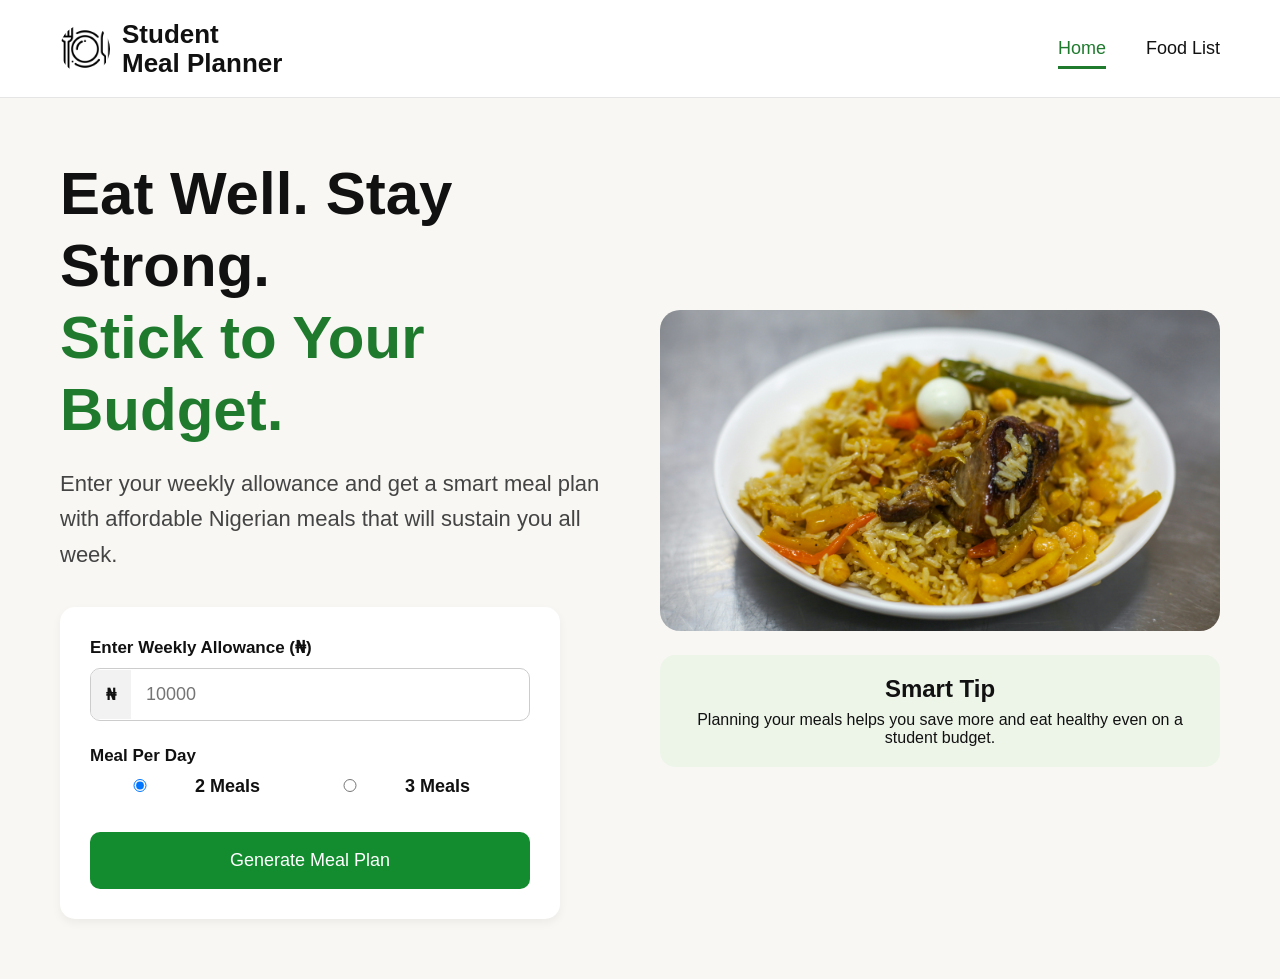
<file: index.html>
<!DOCTYPE html>
<html lang="en">
<head>
    <meta charset="UTF-8">
    <meta name="viewport" content="width=device-width, initial-scale=1.0">
    <title>Student Meal Planner</title>
    <link rel="stylesheet" href="planner.css">
</head>
<body>
    <nav>
        <div class="logo">
            <img src="restaurant.png" alt="logo">
            <h1>Student <br> Meal Planner</h1>
        </div>
        <ul class="nav-link">
            <li><a href="#" class="active">Home</a></li>
            <li><a href="list.html">Food List</a></li>
        </ul>
    </nav>

    <section class="hero">
        <div class="hero-text">
            <h1>Eat Well. Stay Strong. <br>
                <span class="green">Stick to Your Budget.</span>
            </h1>
            <p>Enter your weekly allowance and get a smart
                meal plan with affordable Nigerian meals
                that will sustain you all week.
            </p>

            <div class="form-card">
                <div class="form-group">
                    <label>Enter Weekly Allowance (₦)</label>
                    <div class="input-box">
                        <div class="currency">₦</div>
                        <input type="number" id="allowance" placeholder="10000">
                    </div>
                </div>

                <div class="form-group">
                    <label>Meal Per Day</label>
                    <div class="meal-option">
                        <label>
                            <input type="radio" name="meal" value="2" checked> 2 Meals
                        </label>
                        <label>
                            <input type="radio" name="meal" value="3"> 3 Meals
                        </label>
                    </div>
                </div>

                <button id="generateBtn" onclick="generatePlan()">Generate Meal Plan</button>

                <!-- Output renders here -->
                <div id="planner" style="display:none; margin-top:25px;">
                    <h3 style="margin-bottom:15px;">Your Weekly Plan</h3>
                    <div id="planGrid" class="plan-grid"></div>
                    <div style="margin-top:15px;">
                        <div style="display:flex; justify-content:space-between; font-size:14px; margin-bottom:6px;">
                            <span>Estimated spend</span>
                            <span id="budgetSpend"></span>
                        </div>
                        <div style="height:8px; background:#e0e0e0; border-radius:99px; overflow:hidden;">
                            <div id="budgetFill" style="height:100%; width:0%; background:#138c2f; border-radius:99px; transition:width 0.6s;"></div>
                        </div>
                    </div>
                </div>
            </div>
        </div>

        <div class="hero-image">
            <img src="collab-media-zmm--Wl0mrU-unsplash.jpg" alt="food">
            <div class="tip-box">
                <div>
                    <h2>Smart Tip</h2>
                    <p>Planning your meals helps you save more and eat healthy
                        even on a student budget.
                    </p>
                </div>
            </div>
        </div>
    </section>

    <script src="planner.js"></script>
</body>
</html>
</file>
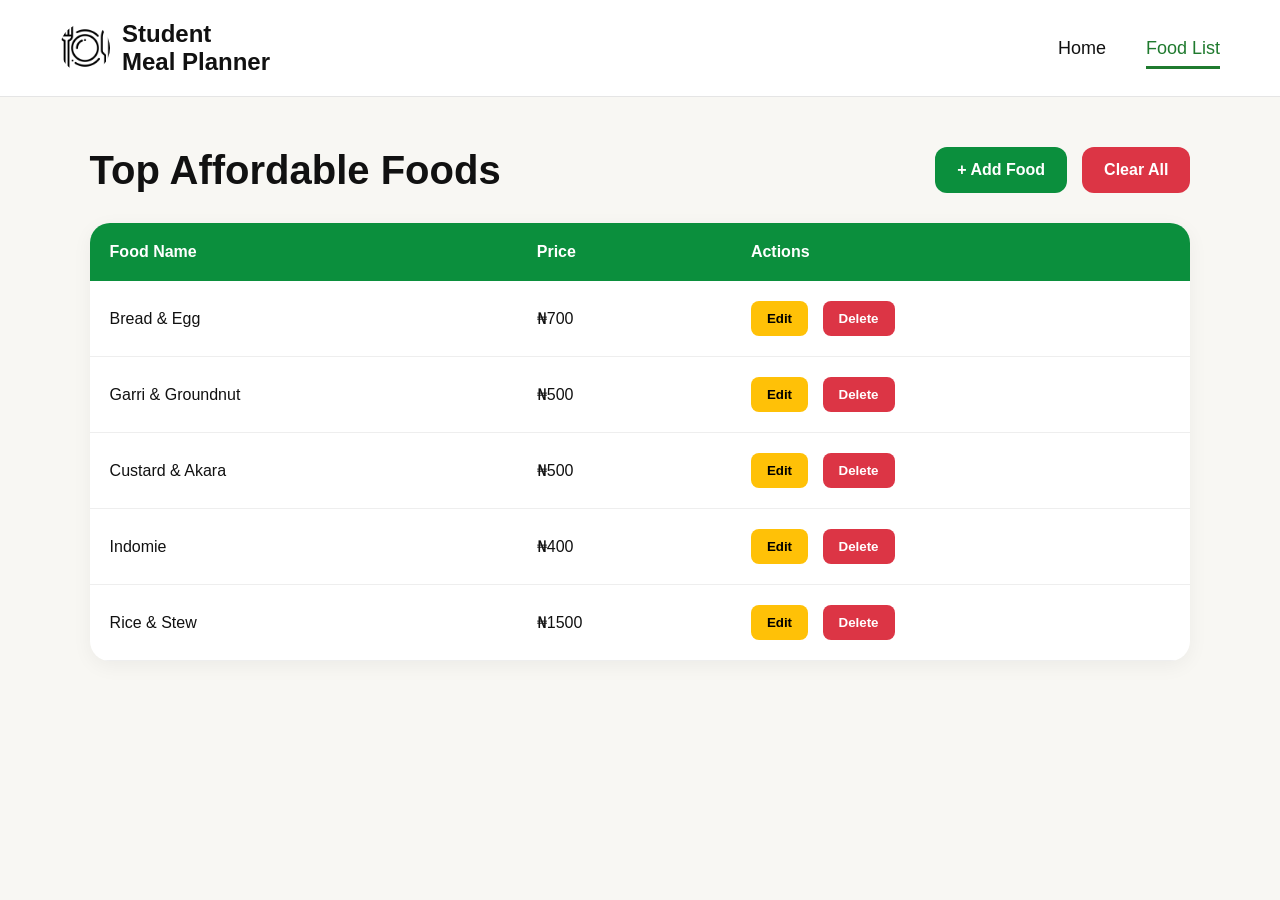
<file: list.html>
<!DOCTYPE html>
<html lang="en">
<head>
  <meta charset="UTF-8">
  <meta
    name="viewport"
    content="width=device-width, initial-scale=1.0">
  <title>Food List</title>
  <link rel="stylesheet" href="list.css">

</head>
<body>
<nav>
        
        <div class="logo">
            <img src="restaurant.png" alt="logo">
            <h1>Student <br> Meal Planner</h1>
        </div>
         <ul class="nav-link">
             <li><a href="index.html" class=>Home</a></li>
             <li><a href="list.html" class="active">Food List</a></li>
         </ul>
    </nav>
<section class="food-section">

  <div class="top-area">

    <h1>Top Affordable Foods</h1>

    <div class="top-buttons">

      <button id="openModalBtn">
        + Add Food
      </button>

      <button id="clearBtn">
        Clear All
      </button>

    </div>

  </div>

  <div class="table-container">

    <table>

      <thead>

        <tr>

          <th>Food Name</th>

          <th>Price</th>

          <th>Actions</th>

        </tr>

      </thead>

      <tbody id="foodTableBody">

      </tbody>

    </table>

  </div>

</section>

<div class="modal" id="foodModal">

  <div class="modal-content">

    <h2 id="modalTitle">
      Add Food
    </h2>
    <label>Food Name</label>

    <input
      type="text"
      id="foodName"
      placeholder="Enter food name"
    >
    <label>Food Price</label>

    <input
      type="number"
      id="foodPrice"
      placeholder="Enter food price"
    >
    <div class="modal-buttons">

      <button id="saveBtn">
        Save Food
      </button>

      <button id="closeBtn">
        Cancel
      </button>

    </div>

  </div>

</div>
<script src="list.js"></script>

</body>
</html>
</file>
<file: planner.css>
*{
    margin: 0;
    padding: 0;
    box-sizing: border-box;
    font-family: Arial, Helvetica, sans-serif;
}
body{
    background: #f8f7f3;
    color: #111;
}
nav{
    width: 100%;
    background: white;
    display: flex;
    justify-content: space-between;
    align-items: center;
    padding: 20px 60px;
    border-bottom: 1px solid #e5e5e5;
}
.logo{
    display: flex;
    align-items: center;
    gap: 12px;
}
.logo img{
    width: 50px;
    height: 50px;
    border-radius: 50px;
}
.logo h1{
    font-size: 26px;
    line-height: 1.1;
}
.nav-link{
    display: flex;
    gap: 40px;
    list-style: none;
}
.nav-link a{
    text-decoration: none;
    color: #111;
    font-size: 18px;
    transition: 0.3s;
}
.nav-link a:hover,
.nav-link .active{
    color: #1f7a2e;
    border-bottom:3px solid #1f7a2e;
    padding-bottom: 8px;
}
.hero{
    display: flex;
    justify-content: space-between;
    align-items: center;
    padding: 60px;
    gap: 40px;
}
.hero-text{
    flex: 1;
}
.hero-text h1{
    font-size: 60px;
    line-height: 1.2;
    margin-bottom: 20px;
}
.green{
    color: #1f7a2e;
}
.hero-text p{
    font-size: 22px;
    color: #444;
    line-height: 1.6;
    margin-bottom: 35px;
}
.form-card{
    background: white;
    padding: 30px;
    border-radius: 15px;
    width: 100%;
    max-width: 500px;
    border: 1px #ddd;
    box-shadow: 0 4px 10px rgba(0,0,0,0.05);
}
.form-group{
    margin-bottom: 25px;
}
.form-group label{
    display: block;
    margin-bottom: 10px;
    font-weight: bold;
    font-size: 17px;
}
.input-box{
    display: flex;
    align-items: center;
    border: 1px solid #ccc;
    border-radius: 10px;
    overflow: hidden;
}
.currency{
    background: #f2f2f2 ;
    padding: 15px;
    font-weight: bold;
}
input{
    width: 100px;
    padding: 15px;
    border: none;
    outline: none;
    font-size: 18px;
}
.meal-option{
    display: flex;
    gap: 40px;
    margin-top: 10px;
}
.meal-option label{
    font-size: 18px;
}
.generateBtn{
    width: 100%;
    background: #138c2f;
    color: white;
    border: none;
    padding: 18px;
    border-radius: 10px;
    font-size: 18px;
    cursor: pointer;
    transition: 0.3s;
}
.generateBtn:hover{
    background: #0f7426;

}
.hero-image{
    flex: 1;
    text-align: center;
}
.hero-image img{
    width: 100%;
    max-width: 600px;
    border-radius: 20px;
}
.tip-box{
    margin-top: 20px;
    background: #edf5e9;
    padding: 20px;
    border-radius: 15px;
    display: flex;
    align-items: flex-start;
}
.tip-box h2{
    margin-bottom: 8px;
}
#generateBtn {
    width: 100%;
    background: #138c2f;
    color: white;
    border: none;
    padding: 18px;
    border-radius: 10px;
    font-size: 18px;
    cursor: pointer;
    transition: 0.3s;
}
#generateBtn:hover { background: #0f7426; }
#generateBtn:disabled { background: #aaa; cursor: not-allowed; }

.plan-grid {
    display: grid;
    grid-template-columns: repeat(auto-fit, minmax(120px, 1fr));
    gap: 10px;
}
.plan-day {
    background: #f2f9f4;
    border-radius: 10px;
    padding: 12px;
    border: 1px solid #d4edda;
}
.plan-day-name {
    font-weight: bold;
    font-size: 13px;
    color: #138c2f;
    margin-bottom: 8px;
    text-transform: uppercase;
}
.plan-meal-item {
    display: flex;
    flex-direction: column;
    font-size: 12px;
    padding: 5px 0;
    border-bottom: 1px solid #e0e0e0;
}
.plan-meal-item:last-child { border-bottom: none; }
.plan-meal-label {
    font-size: 10px;
    color: #138c2f;
    font-weight: 600;
    text-transform: uppercase;
}
.plan-meal-price {
    color: #888;
    font-size: 11px;
}
@media(max-width:950px){
    nav{
        padding: 20px;
        flex-direction: column;
        gap: 20px;
    }
    .hero{
        flex-direction: column;
        padding: 30px 20px;
    }
    .hero-text h1{
        font-size: 42px;
    }
    .nav-link{
        gap: 20px;
        flex-wrap: wrap;
        justify-content: center;
    }
}
</file>
<file: list.css>
*{
    margin: 0;
    padding: 0;
    box-sizing: border-box;
    font-family: Arial, Helvetica, sans-serif;
}
body{
    background: #f8f7f3;
    color: #111;
}
nav{
    width: 100%;
    background: white;
    display: flex;
    justify-content: space-between;
    align-items: center;
    padding: 20px 60px;
    border-bottom: 1px solid #e5e5e5;
}
.logo{
    display: flex;
    align-items: center;
    gap: 12px;
}
.logo img{
    width: 50px;
    height: 50px;
    border-radius: 50px;
}
.logp h1{
    font-size: 26px;
    line-height: 1.1;
}
.nav-link{
    display: flex;
    gap: 40px;
    list-style: none;
}
.nav-link a{
    text-decoration: none;
    color: #111;
    font-size: 18px;
    transition: 0.3s;
}
.nav-link a:hover,
.nav-link .active{
    color: #1f7a2e;
    border-bottom:3px solid #1f7a2e;
    padding-bottom: 8px;
}
.food-section{
  padding:50px 7%;
}

.top-area{
  display:flex;
  justify-content:space-between;
  align-items:center;

  margin-bottom:30px;
}

.top-area h1{
  font-size:40px;
}

.top-buttons{
  display:flex;
  gap:15px;
}
#openModalBtn{
  background:#0b8f3d;
  color:white;
  border:none;
  padding:14px 22px;
  border-radius:12px;
  cursor:pointer;
  font-size:16px;
  font-weight:600;
}

#clearBtn{
  background:#dc3545;
  color:white;
  border:none;
  padding:14px 22px;
  border-radius:12px;
  cursor:pointer;
  font-size:16px;
  font-weight:600;
}

.table-container{
  background:white;
  border-radius:20px;
  overflow:hidden;

  box-shadow:0 5px 20px rgba(0,0,0,0.05);
}

table{
  width:100%;
  border-collapse:collapse;
}

thead{
  background:#0b8f3d;
  color:white;
}

th,
td{
  padding:20px;
  text-align:left;
}

tbody tr{
  border-bottom:1px solid #eee;
}

tbody tr:hover{
  background:#fafafa;
}
.edit-btn{
  background:#ffc107;
  color:black;
  border:none;
  padding:10px 16px;
  border-radius:8px;
  cursor:pointer;
  margin-right:10px;
  font-weight:600;
}

.delete-btn{
  background:#dc3545;
  color:white;
  border:none;
  padding:10px 16px;
  border-radius:8px;
  cursor:pointer;
  font-weight:600;
}
.modal{
  width:100%;
  height:100vh;

  background:rgba(0,0,0,0.5);

  position:fixed;
  top:0;
  left:0;

  display:none;

  justify-content:center;
  align-items:center;

  padding:20px;
}

.modal-content{
  width:100%;
  max-width:500px;

  background:white;

  padding:30px;

  border-radius:20px;
}

.modal-content h2{
  margin-bottom:25px;
}

.modal-content label{
  display:block;
  margin-bottom:10px;
  font-weight:600;
}

.modal-content input{
  width:100%;
  padding:15px;
  border:1px solid #ddd;
  border-radius:10px;
  margin-bottom:20px;
  font-size:16px;
}
.modal-buttons{
  display:flex;
  gap:15px;
}

#saveBtn{
  flex:1;
  background:#0b8f3d;
  color:white;
  border:none;
  padding:14px;
  border-radius:10px;
  cursor:pointer;
  font-size:16px;
  font-weight:600;
}

#closeBtn{
  flex:1;
  background:#ddd;
  border:none;
  padding:14px;
  border-radius:10px;
  cursor:pointer;
  font-size:16px;
}
@media(max-width:950px){

  nav{
        padding: 20px;
        flex-direction: column;
        gap: 20px;
    }
    .hero{
        flex-direction: column;
        padding: 30px 20px;
    }
    .hero-text h1{
        font-size: 42px;
    }
    .nav-link{
        gap: 20px;
        flex-wrap: wrap;
        justify-content: center;
    }
  .top-area{
    flex-direction:column;
    align-items:flex-start;
    gap:20px;
  }

  .top-area h1{
    font-size:30px;
  }

  .top-buttons{
    width:100%;
    flex-direction:column;
  }

  #openModalBtn,
  #clearBtn{
    width:100%;
  }

  table{
    font-size:14px;
  }

  th,
  td{
    padding:15px 10px;
  }

  .edit-btn,
  .delete-btn{
    width:100%;
    margin-bottom:10px;
  }

  .modal-buttons{
    flex-direction:column;
  }

}
</file>
